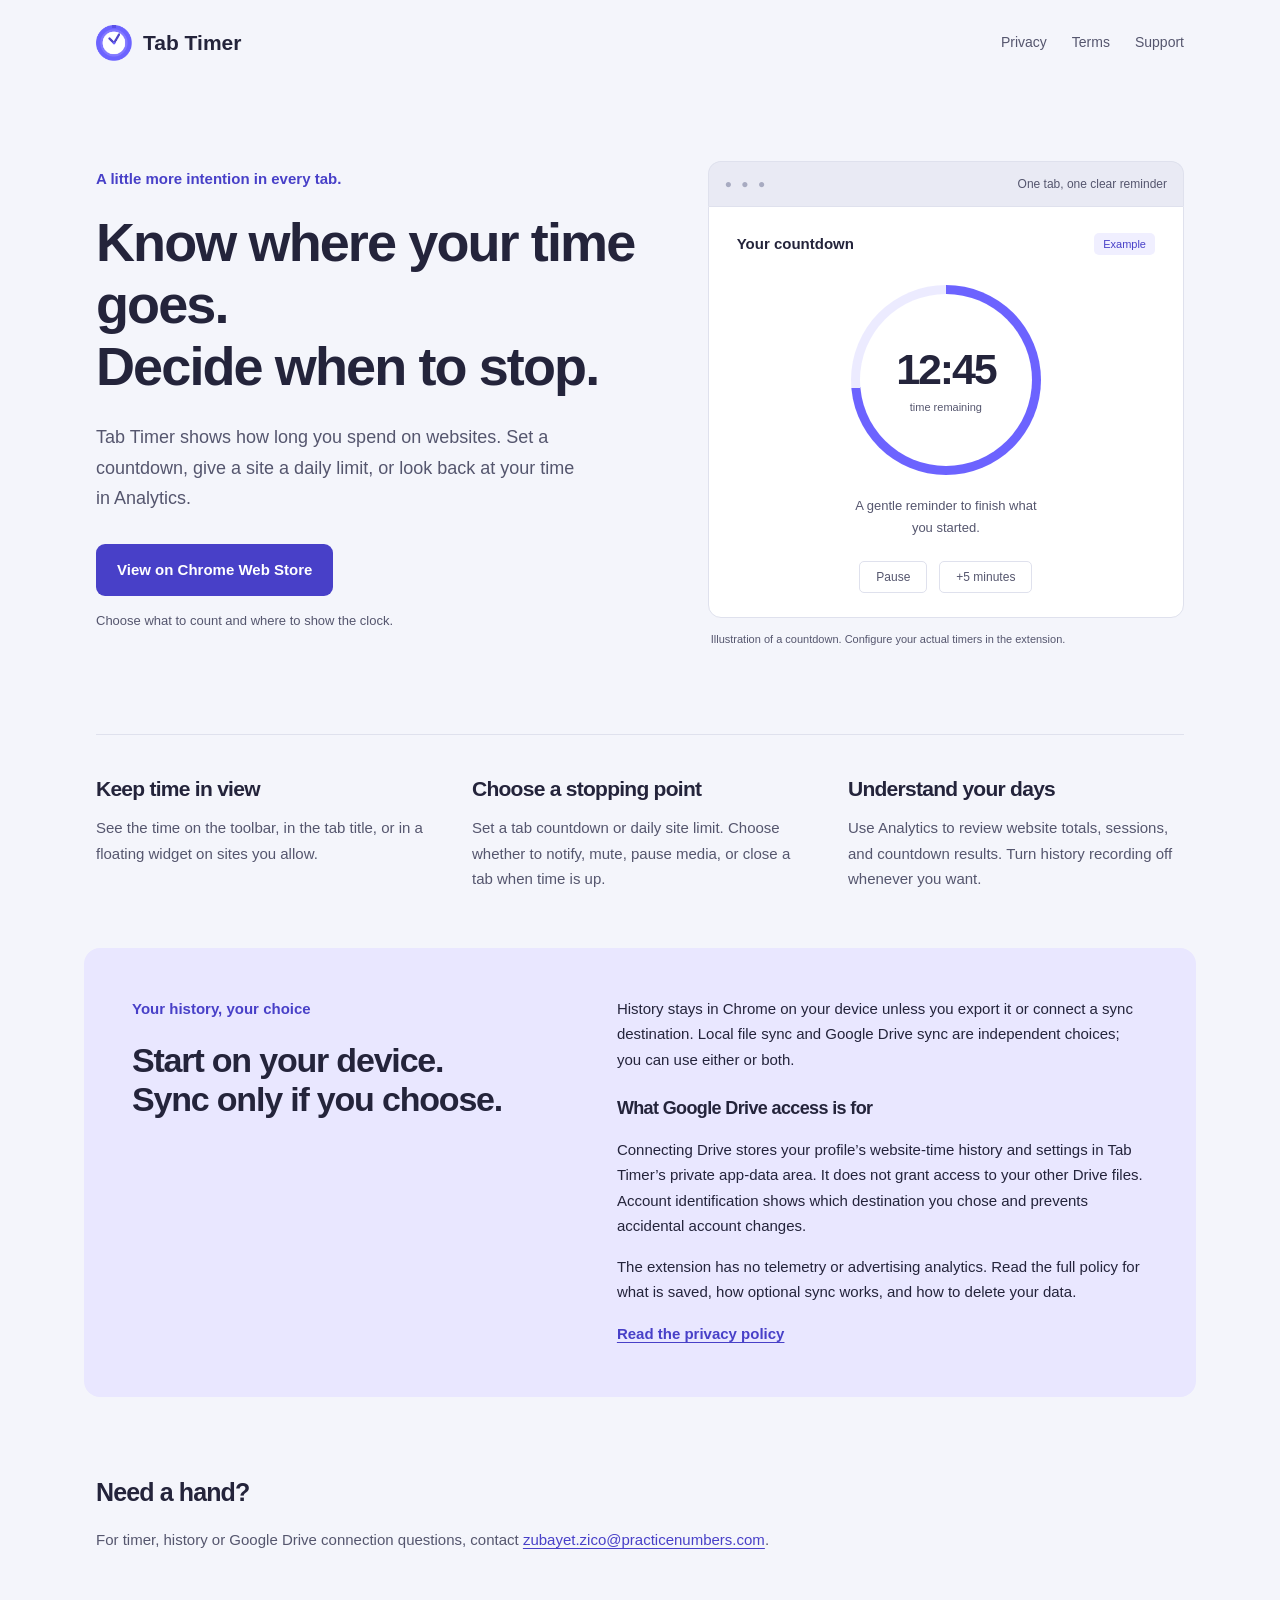
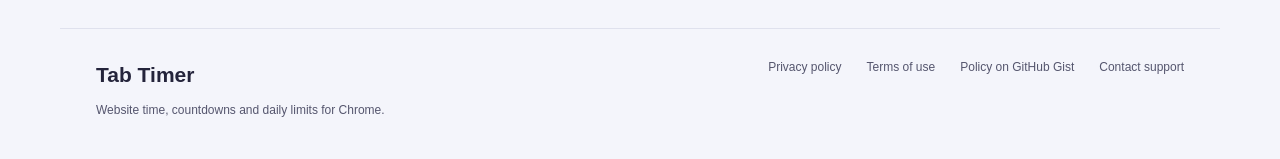
<file: index.html>
<!doctype html>
<html lang="en">
<head>
<meta charset="utf-8">
<meta name="viewport" content="width=device-width, initial-scale=1">
<meta name="description" content="Track website time, set countdowns and daily limits, and choose local or Google Drive history sync with Tab Timer for Chrome.">
<meta name="theme-color" content="#6c63ff">
<meta name="color-scheme" content="light">
<meta name="referrer" content="strict-origin-when-cross-origin">
<meta name="google-site-verification" content="ulnfRz2z2oddDnnNrcmrOxzkdAJrkSF9k3Kf7lblrCI">
<title>Tab Timer — Website time, countdowns and daily limits</title>
<link rel="canonical" href="https://i-see-you.github.io/">
<link rel="icon" href="/icon.png" type="image/png">
<link rel="stylesheet" href="/styles.css">
</head>
<body>
<a class="skip" href="#main">Skip to content</a>
<header class="header wrap">
<a class="brand" href="/"><img src="/icon.png" width="36" height="36" alt="">Tab Timer</a>
<nav aria-label="Main navigation"><a href="/privacy/">Privacy</a><a href="/terms/">Terms</a><a href="mailto:zubayet.zico@practicenumbers.com">Support</a></nav>
</header>
<main id="main" class="wrap">
<section class="hero" aria-labelledby="intro">
<div class="intro"><p class="context">A little more intention in every tab.</p><h1 id="intro">Know where your time goes.<br>Decide when to stop.</h1><p class="lead">Tab Timer shows how long you spend on websites. Set a countdown, give a site a daily limit, or look back at your time in Analytics.</p><a class="button" href="https://chromewebstore.google.com/detail/tab-timer-countdown-auto/jecijahceghcehppgdadndecenoajpkc">View on Chrome Web Store</a><p class="aside">Choose what to count and where to show the clock.</p></div>
<figure class="timer-scene"><div class="browser-bar"><span aria-hidden="true">● ● ●</span><span>One tab, one clear reminder</span></div><div class="example"><div class="example-top"><span class="example-name">Your countdown</span><span class="tag">Example</span></div><div class="dial" aria-hidden="true"><span>12:45<small>time remaining</small></span></div><p>A gentle reminder to finish what you started.</p><div class="example-controls"><span>Pause</span><span>+5 minutes</span></div></div><figcaption>Illustration of a countdown. Configure your actual timers in the extension.</figcaption></figure>
</section>
<section class="features" aria-label="What Tab Timer does"><article><h2>Keep time in view</h2><p>See the time on the toolbar, in the tab title, or in a floating widget on sites you allow.</p></article><article><h2>Choose a stopping point</h2><p>Set a tab countdown or daily site limit. Choose whether to notify, mute, pause media, or close a tab when time is up.</p></article><article><h2>Understand your days</h2><p>Use Analytics to review website totals, sessions, and countdown results. Turn history recording off whenever you want.</p></article></section>
<section class="privacy-section" aria-labelledby="your-history"><div><p class="context">Your history, your choice</p><h2 id="your-history">Start on your device.<br>Sync only if you choose.</h2></div><div><p>History stays in Chrome on your device unless you export it or connect a sync destination. Local file sync and Google Drive sync are independent choices; you can use either or both.</p><h3>What Google Drive access is for</h3><p>Connecting Drive stores your profile’s website-time history and settings in Tab Timer’s private app-data area. It does not grant access to your other Drive files. Account identification shows which destination you chose and prevents accidental account changes.</p><p>The extension has no telemetry or advertising analytics. Read the full policy for what is saved, how optional sync works, and how to delete your data.</p><a class="text-link" href="/privacy/">Read the privacy policy</a></div></section>
<section class="help" aria-labelledby="help-title"><h2 id="help-title">Need a hand?</h2><p>For timer, history or Google Drive connection questions, contact <a href="mailto:zubayet.zico@practicenumbers.com">zubayet.zico@practicenumbers.com</a>.</p></section>
</main>
<footer class="footer wrap"><div><a class="brand" href="/">Tab Timer</a><p>Website time, countdowns and daily limits for Chrome.</p></div><nav aria-label="Footer navigation"><a href="/privacy/">Privacy policy</a><a href="/terms/">Terms of use</a><a href="https://gist.github.com/I-See-You/7605d71bdcecd34c2b8ec895d90399d1">Policy on GitHub Gist</a><a href="mailto:zubayet.zico@practicenumbers.com">Contact support</a></nav></footer>
</body>
</html>
</file>
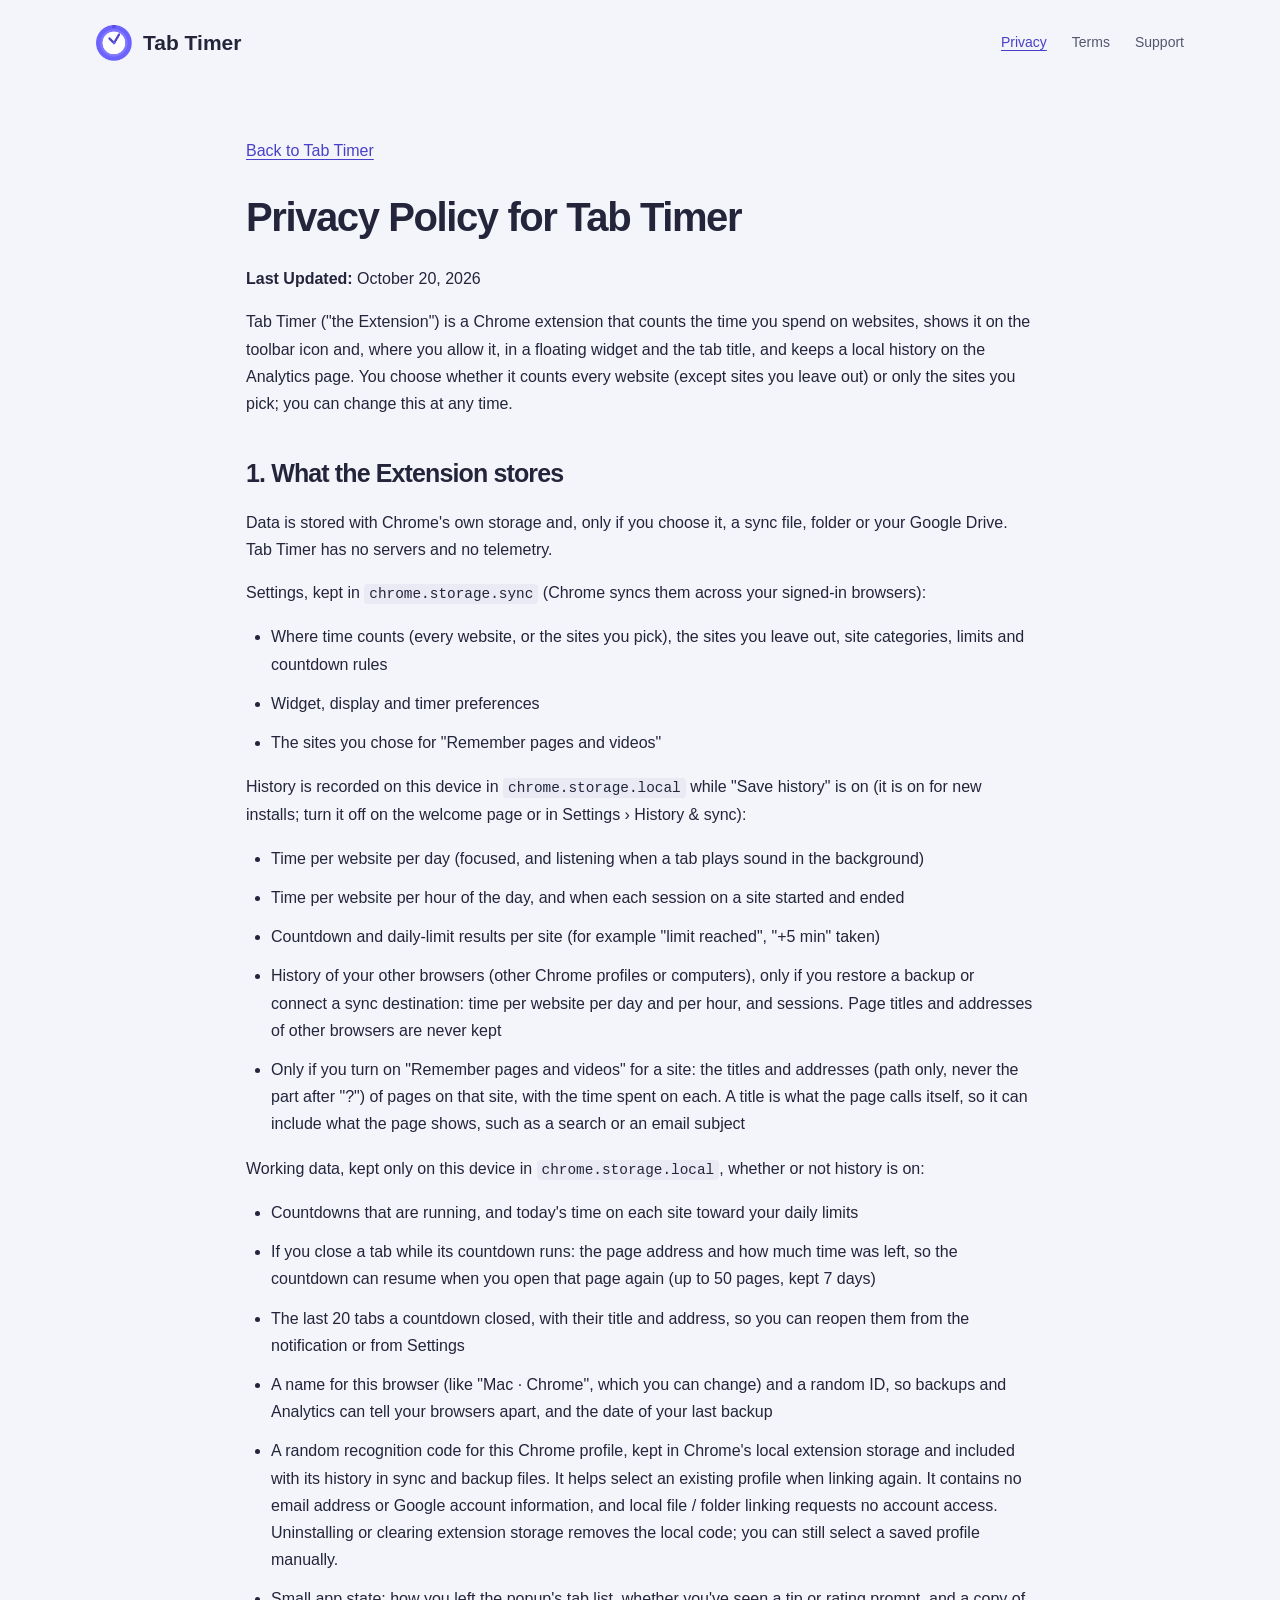
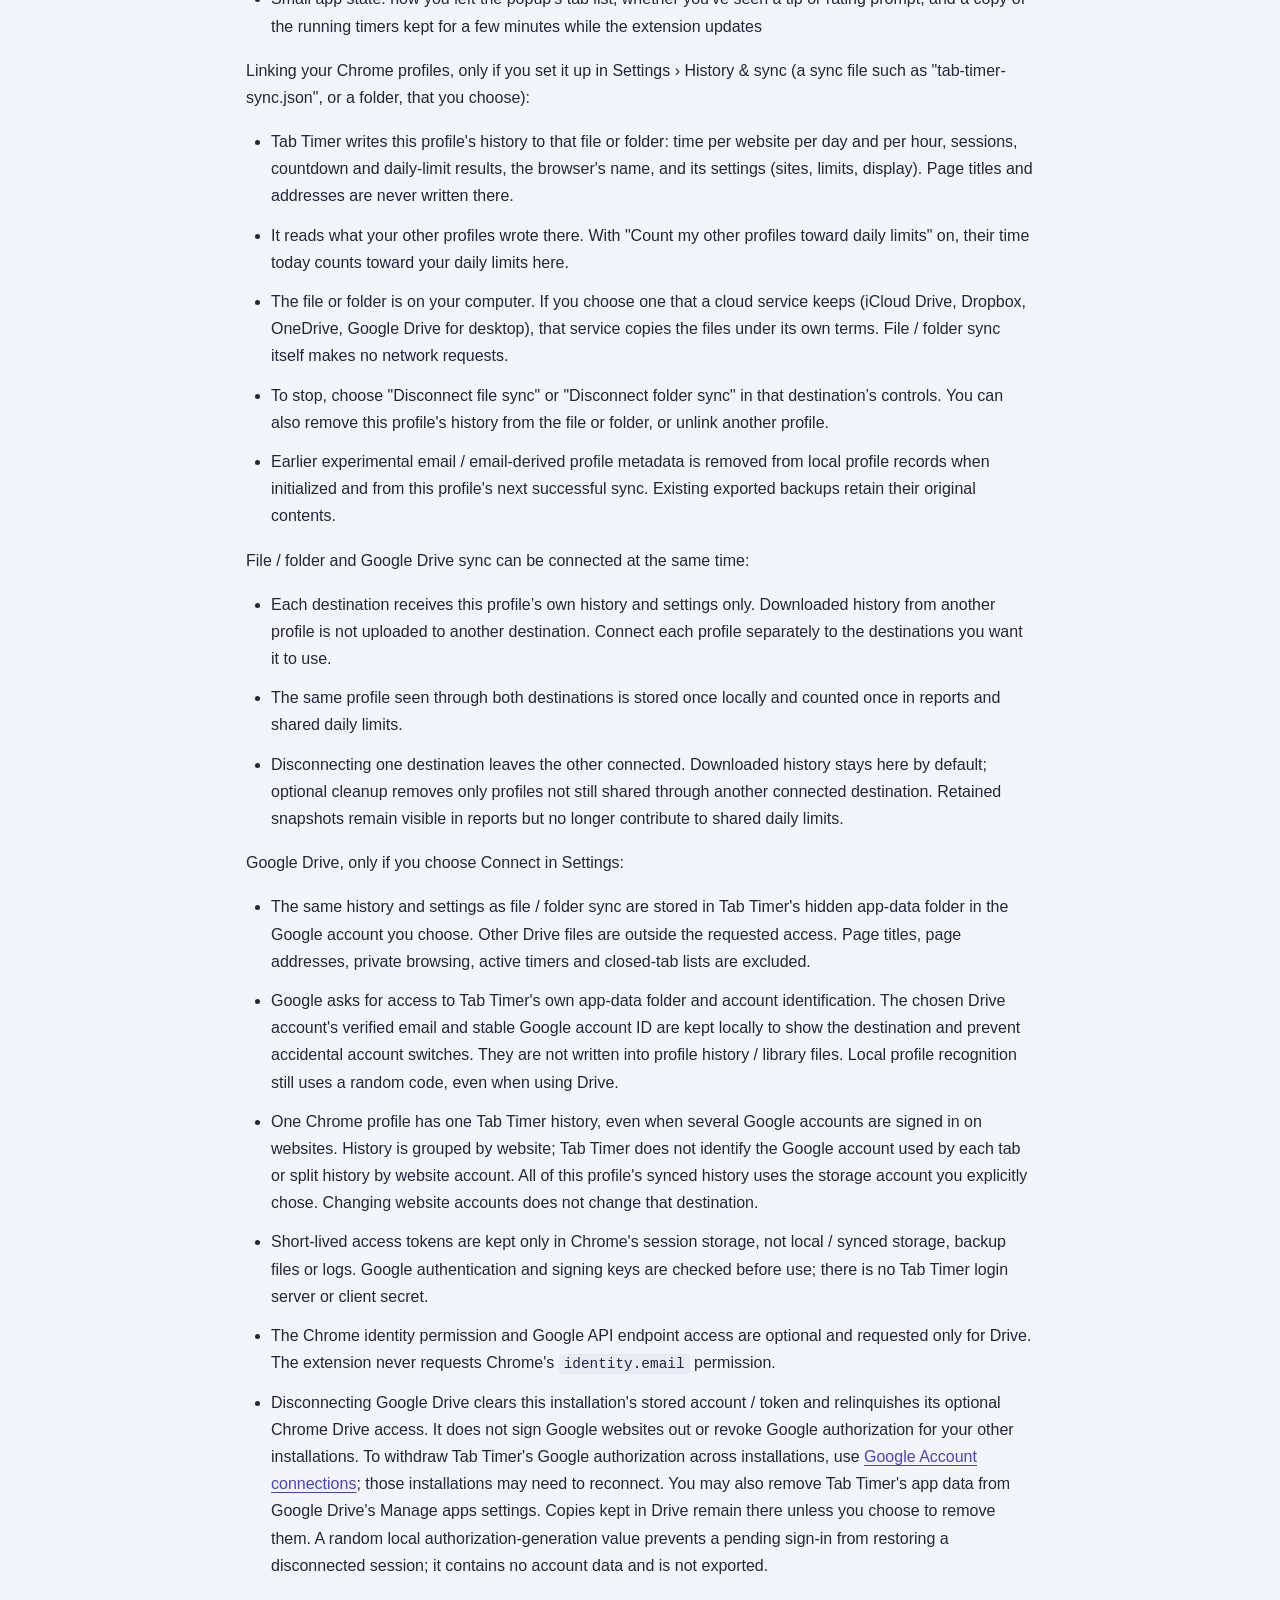
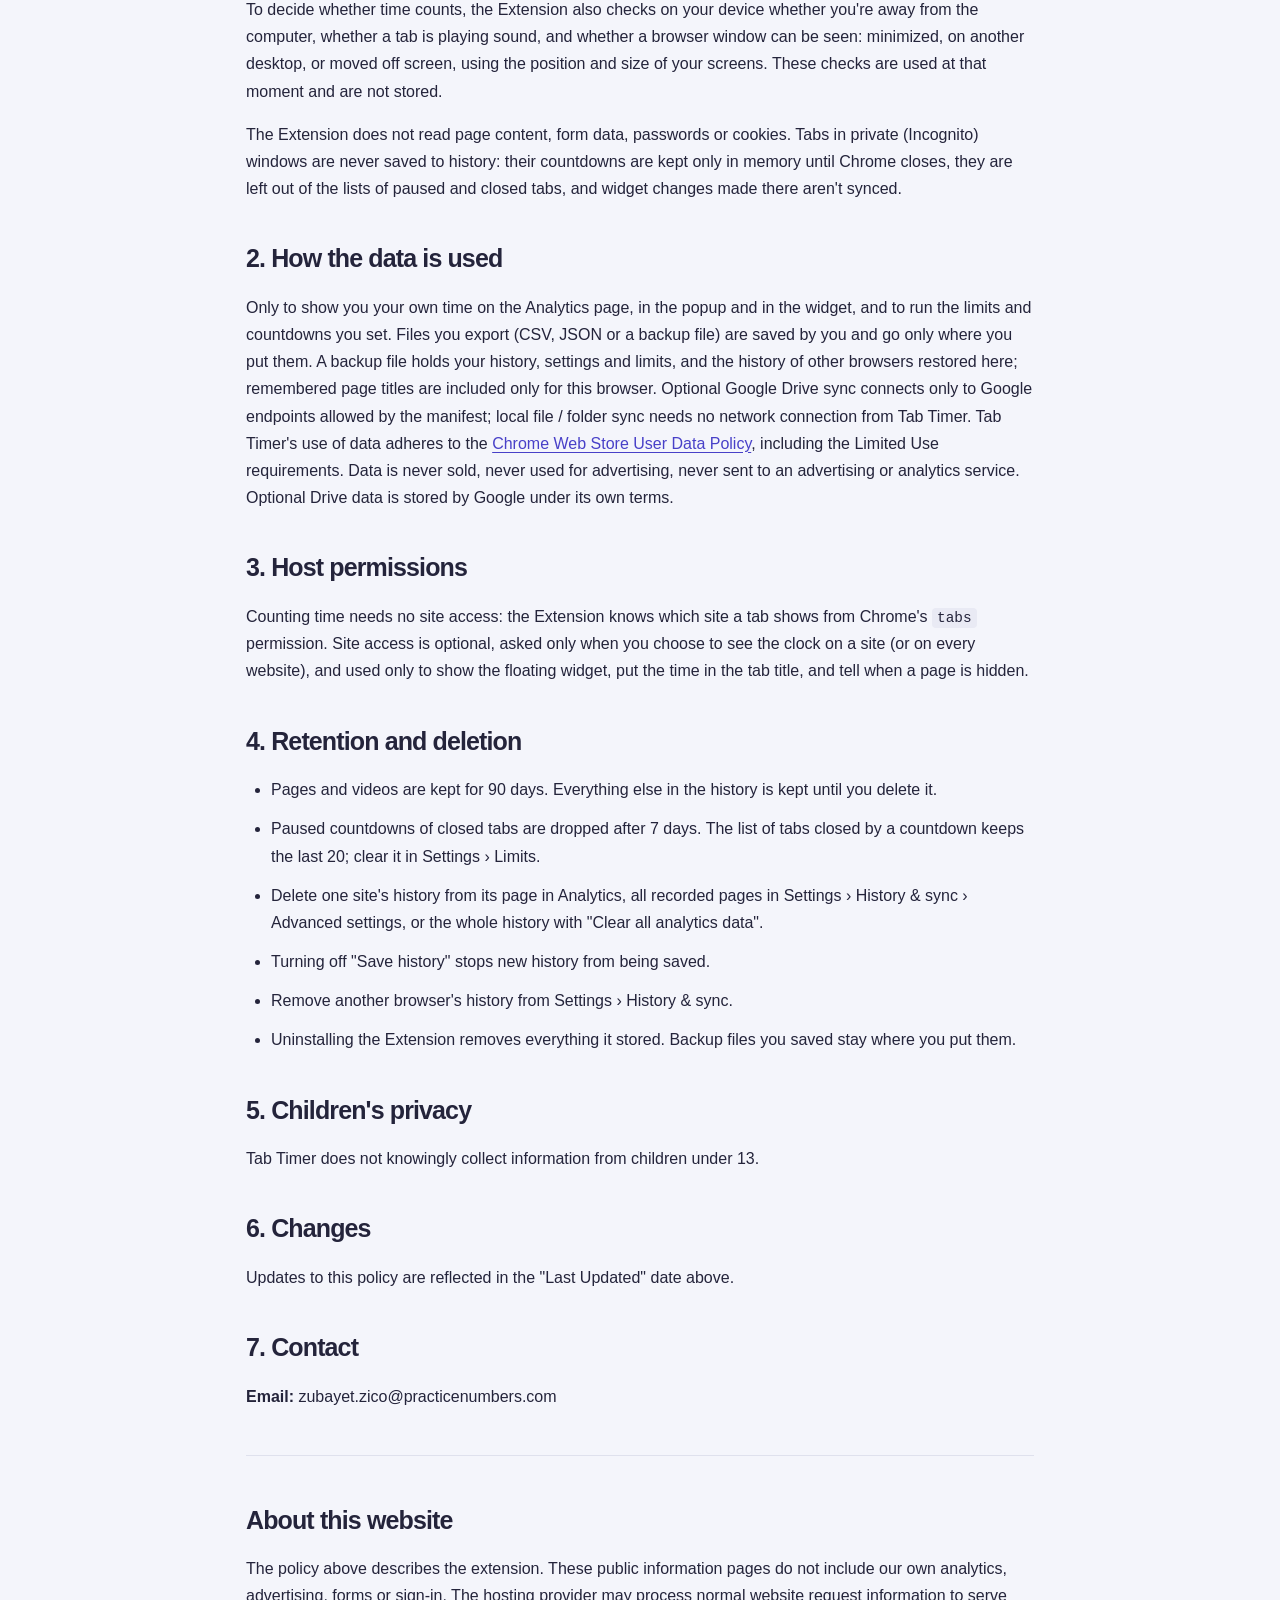
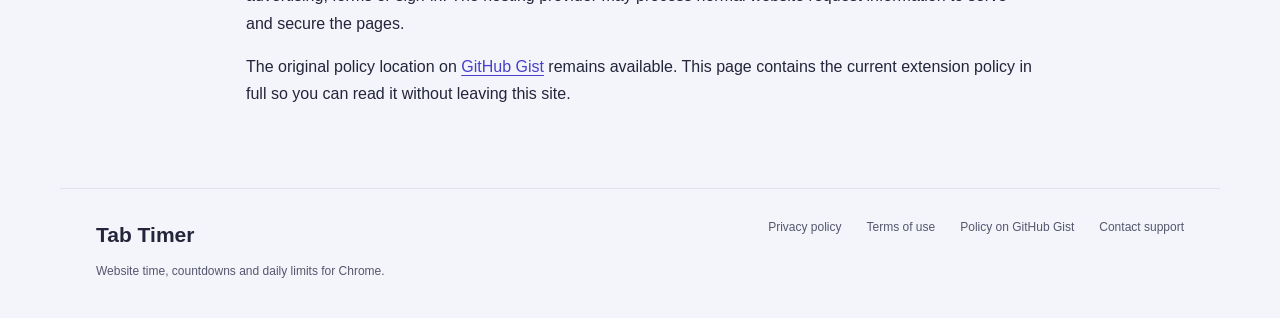
<file: privacy/index.html>
<!doctype html>
<html lang="en">
<head>
<meta charset="utf-8">
<meta name="viewport" content="width=device-width, initial-scale=1">
<meta name="description" content="What Tab Timer stores, why optional Google Drive access is requested, and how to manage and delete your data.">
<meta name="theme-color" content="#6c63ff">
<meta name="color-scheme" content="light">
<meta name="referrer" content="strict-origin-when-cross-origin">

<title>Privacy policy — Tab Timer</title>
<link rel="canonical" href="https://i-see-you.github.io/privacy/">
<link rel="icon" href="/icon.png" type="image/png">
<link rel="stylesheet" href="/styles.css">
</head>
<body>
<a class="skip" href="#main">Skip to content</a>
<header class="header wrap">
<a class="brand" href="/"><img src="/icon.png" width="36" height="36" alt="">Tab Timer</a>
<nav aria-label="Main navigation"><a href="/privacy/" aria-current="page">Privacy</a><a href="/terms/">Terms</a><a href="mailto:zubayet.zico@practicenumbers.com">Support</a></nav>
</header>
<main id="main" class="legal wrap"><p class="back"><a href="/">Back to Tab Timer</a></p><h1>Privacy Policy for Tab Timer</h1>
<p><strong>Last Updated:</strong> October 20, 2026</p>
<p>Tab Timer (&quot;the Extension&quot;) is a Chrome extension that counts the time you spend on websites, shows it on the toolbar icon and, where you allow it, in a floating widget and the tab title, and keeps a local history on the Analytics page. You choose whether it counts every website (except sites you leave out) or only the sites you pick; you can change this at any time.</p>
<h2 id="1-what-the-extension-stores">1. What the Extension stores</h2>
<p>Data is stored with Chrome&#x27;s own storage and, only if you choose it, a sync file, folder or your Google Drive. Tab Timer has no servers and no telemetry.</p>
<p>Settings, kept in <code>chrome.storage.sync</code> (Chrome syncs them across your signed-in browsers):</p>
<ul>
<li>Where time counts (every website, or the sites you pick), the sites you leave out, site categories, limits and countdown rules</li>
<li>Widget, display and timer preferences</li>
<li>The sites you chose for &quot;Remember pages and videos&quot;</li>
</ul>
<p>History is recorded on this device in <code>chrome.storage.local</code> while &quot;Save history&quot; is on (it is on for new installs; turn it off on the welcome page or in Settings › History &amp; sync):</p>
<ul>
<li>Time per website per day (focused, and listening when a tab plays sound in the background)</li>
<li>Time per website per hour of the day, and when each session on a site started and ended</li>
<li>Countdown and daily-limit results per site (for example &quot;limit reached&quot;, &quot;+5 min&quot; taken)</li>
<li>History of your other browsers (other Chrome profiles or computers), only if you restore a backup or connect a sync destination: time per website per day and per hour, and sessions. Page titles and addresses of other browsers are never kept</li>
<li>Only if you turn on &quot;Remember pages and videos&quot; for a site: the titles and addresses (path only, never the part after &quot;?&quot;) of pages on that site, with the time spent on each. A title is what the page calls itself, so it can include what the page shows, such as a search or an email subject</li>
</ul>
<p>Working data, kept only on this device in <code>chrome.storage.local</code>, whether or not history is on:</p>
<ul>
<li>Countdowns that are running, and today&#x27;s time on each site toward your daily limits</li>
<li>If you close a tab while its countdown runs: the page address and how much time was left, so the countdown can resume when you open that page again (up to 50 pages, kept 7 days)</li>
<li>The last 20 tabs a countdown closed, with their title and address, so you can reopen them from the notification or from Settings</li>
<li>A name for this browser (like &quot;Mac · Chrome&quot;, which you can change) and a random ID, so backups and Analytics can tell your browsers apart, and the date of your last backup</li>
<li>A random recognition code for this Chrome profile, kept in Chrome&#x27;s local extension storage and included with its history in sync and backup files. It helps select an existing profile when linking again. It contains no email address or Google account information, and local file / folder linking requests no account access. Uninstalling or clearing extension storage removes the local code; you can still select a saved profile manually.</li>
<li>Small app state: how you left the popup&#x27;s tab list, whether you&#x27;ve seen a tip or rating prompt, and a copy of the running timers kept for a few minutes while the extension updates</li>
</ul>
<p>Linking your Chrome profiles, only if you set it up in Settings › History &amp; sync (a sync file such as &quot;tab-timer-sync.json&quot;, or a folder, that you choose):</p>
<ul>
<li>Tab Timer writes this profile&#x27;s history to that file or folder: time per website per day and per hour, sessions, countdown and daily-limit results, the browser&#x27;s name, and its settings (sites, limits, display). Page titles and addresses are never written there.</li>
<li>It reads what your other profiles wrote there. With &quot;Count my other profiles toward daily limits&quot; on, their time today counts toward your daily limits here.</li>
<li>The file or folder is on your computer. If you choose one that a cloud service keeps (iCloud Drive, Dropbox, OneDrive, Google Drive for desktop), that service copies the files under its own terms. File / folder sync itself makes no network requests.</li>
<li>To stop, choose &quot;Disconnect file sync&quot; or &quot;Disconnect folder sync&quot; in that destination’s controls. You can also remove this profile&#x27;s history from the file or folder, or unlink another profile.</li>
<li>Earlier experimental email / email-derived profile metadata is removed from local profile records when initialized and from this profile&#x27;s next successful sync. Existing exported backups retain their original contents.</li>
</ul>
<p>File / folder and Google Drive sync can be connected at the same time:</p>
<ul>
<li>Each destination receives this profile’s own history and settings only. Downloaded history from another profile is not uploaded to another destination. Connect each profile separately to the destinations you want it to use.</li>
<li>The same profile seen through both destinations is stored once locally and counted once in reports and shared daily limits.</li>
<li>Disconnecting one destination leaves the other connected. Downloaded history stays here by default; optional cleanup removes only profiles not still shared through another connected destination. Retained snapshots remain visible in reports but no longer contribute to shared daily limits.</li>
</ul>
<p>Google Drive, only if you choose Connect in Settings:</p>
<ul>
<li>The same history and settings as file / folder sync are stored in Tab Timer&#x27;s hidden app-data folder in the Google account you choose. Other Drive files are outside the requested access. Page titles, page addresses, private browsing, active timers and closed-tab lists are excluded.</li>
<li>Google asks for access to Tab Timer&#x27;s own app-data folder and account identification. The chosen Drive account&#x27;s verified email and stable Google account ID are kept locally to show the destination and prevent accidental account switches. They are not written into profile history / library files. Local profile recognition still uses a random code, even when using Drive.</li>
<li>One Chrome profile has one Tab Timer history, even when several Google accounts are signed in on websites. History is grouped by website; Tab Timer does not identify the Google account used by each tab or split history by website account. All of this profile&#x27;s synced history uses the storage account you explicitly chose. Changing website accounts does not change that destination.</li>
<li>Short-lived access tokens are kept only in Chrome&#x27;s session storage, not local / synced storage, backup files or logs. Google authentication and signing keys are checked before use; there is no Tab Timer login server or client secret.</li>
<li>The Chrome identity permission and Google API endpoint access are optional and requested only for Drive. The extension never requests Chrome&#x27;s <code>identity.email</code> permission.</li>
<li>Disconnecting Google Drive clears this installation&#x27;s stored account / token and relinquishes its optional Chrome Drive access. It does not sign Google websites out or revoke Google authorization for your other installations. To withdraw Tab Timer&#x27;s Google authorization across installations, use <a href="https://myaccount.google.com/connections">Google Account connections</a>; those installations may need to reconnect. You may also remove Tab Timer&#x27;s app data from Google Drive&#x27;s Manage apps settings. Copies kept in Drive remain there unless you choose to remove them. A random local authorization-generation value prevents a pending sign-in from restoring a disconnected session; it contains no account data and is not exported.</li>
</ul>
<p>To decide whether time counts, the Extension also checks on your device whether you&#x27;re away from the computer, whether a tab is playing sound, and whether a browser window can be seen: minimized, on another desktop, or moved off screen, using the position and size of your screens. These checks are used at that moment and are not stored.</p>
<p>The Extension does not read page content, form data, passwords or cookies. Tabs in private (Incognito) windows are never saved to history: their countdowns are kept only in memory until Chrome closes, they are left out of the lists of paused and closed tabs, and widget changes made there aren&#x27;t synced.</p>
<h2 id="2-how-the-data-is-used">2. How the data is used</h2>
<p>Only to show you your own time on the Analytics page, in the popup and in the widget, and to run the limits and countdowns you set. Files you export (CSV, JSON or a backup file) are saved by you and go only where you put them. A backup file holds your history, settings and limits, and the history of other browsers restored here; remembered page titles are included only for this browser. Optional Google Drive sync connects only to Google endpoints allowed by the manifest; local file / folder sync needs no network connection from Tab Timer. Tab Timer&#x27;s use of data adheres to the <a href="https://developer.chrome.com/docs/webstore/program-policies/user-data-faq">Chrome Web Store User Data Policy</a>, including the Limited Use requirements. Data is never sold, never used for advertising, never sent to an advertising or analytics service. Optional Drive data is stored by Google under its own terms.</p>
<h2 id="3-host-permissions">3. Host permissions</h2>
<p>Counting time needs no site access: the Extension knows which site a tab shows from Chrome&#x27;s <code>tabs</code> permission. Site access is optional, asked only when you choose to see the clock on a site (or on every website), and used only to show the floating widget, put the time in the tab title, and tell when a page is hidden.</p>
<h2 id="4-retention-and-deletion">4. Retention and deletion</h2>
<ul>
<li>Pages and videos are kept for 90 days. Everything else in the history is kept until you delete it.</li>
<li>Paused countdowns of closed tabs are dropped after 7 days. The list of tabs closed by a countdown keeps the last 20; clear it in Settings › Limits.</li>
<li>Delete one site&#x27;s history from its page in Analytics, all recorded pages in Settings › History &amp; sync › Advanced settings, or the whole history with &quot;Clear all analytics data&quot;.</li>
<li>Turning off &quot;Save history&quot; stops new history from being saved.</li>
<li>Remove another browser&#x27;s history from Settings › History &amp; sync.</li>
<li>Uninstalling the Extension removes everything it stored. Backup files you saved stay where you put them.</li>
</ul>
<h2 id="5-children-s-privacy">5. Children&#x27;s privacy</h2>
<p>Tab Timer does not knowingly collect information from children under 13.</p>
<h2 id="6-changes">6. Changes</h2>
<p>Updates to this policy are reflected in the &quot;Last Updated&quot; date above.</p>
<h2 id="7-contact">7. Contact</h2>
<p><strong>Email:</strong> zubayet.zico@practicenumbers.com</p><aside class="policy-note"><h2>About this website</h2><p>The policy above describes the extension. These public information pages do not include our own analytics, advertising, forms or sign-in. The hosting provider may process normal website request information to serve and secure the pages.</p><p>The original policy location on <a href="https://gist.github.com/I-See-You/7605d71bdcecd34c2b8ec895d90399d1">GitHub Gist</a> remains available. This page contains the current extension policy in full so you can read it without leaving this site.</p></aside></main>
<footer class="footer wrap"><div><a class="brand" href="/">Tab Timer</a><p>Website time, countdowns and daily limits for Chrome.</p></div><nav aria-label="Footer navigation"><a href="/privacy/">Privacy policy</a><a href="/terms/">Terms of use</a><a href="https://gist.github.com/I-See-You/7605d71bdcecd34c2b8ec895d90399d1">Policy on GitHub Gist</a><a href="mailto:zubayet.zico@practicenumbers.com">Contact support</a></nav></footer>
</body>
</html>
</file>
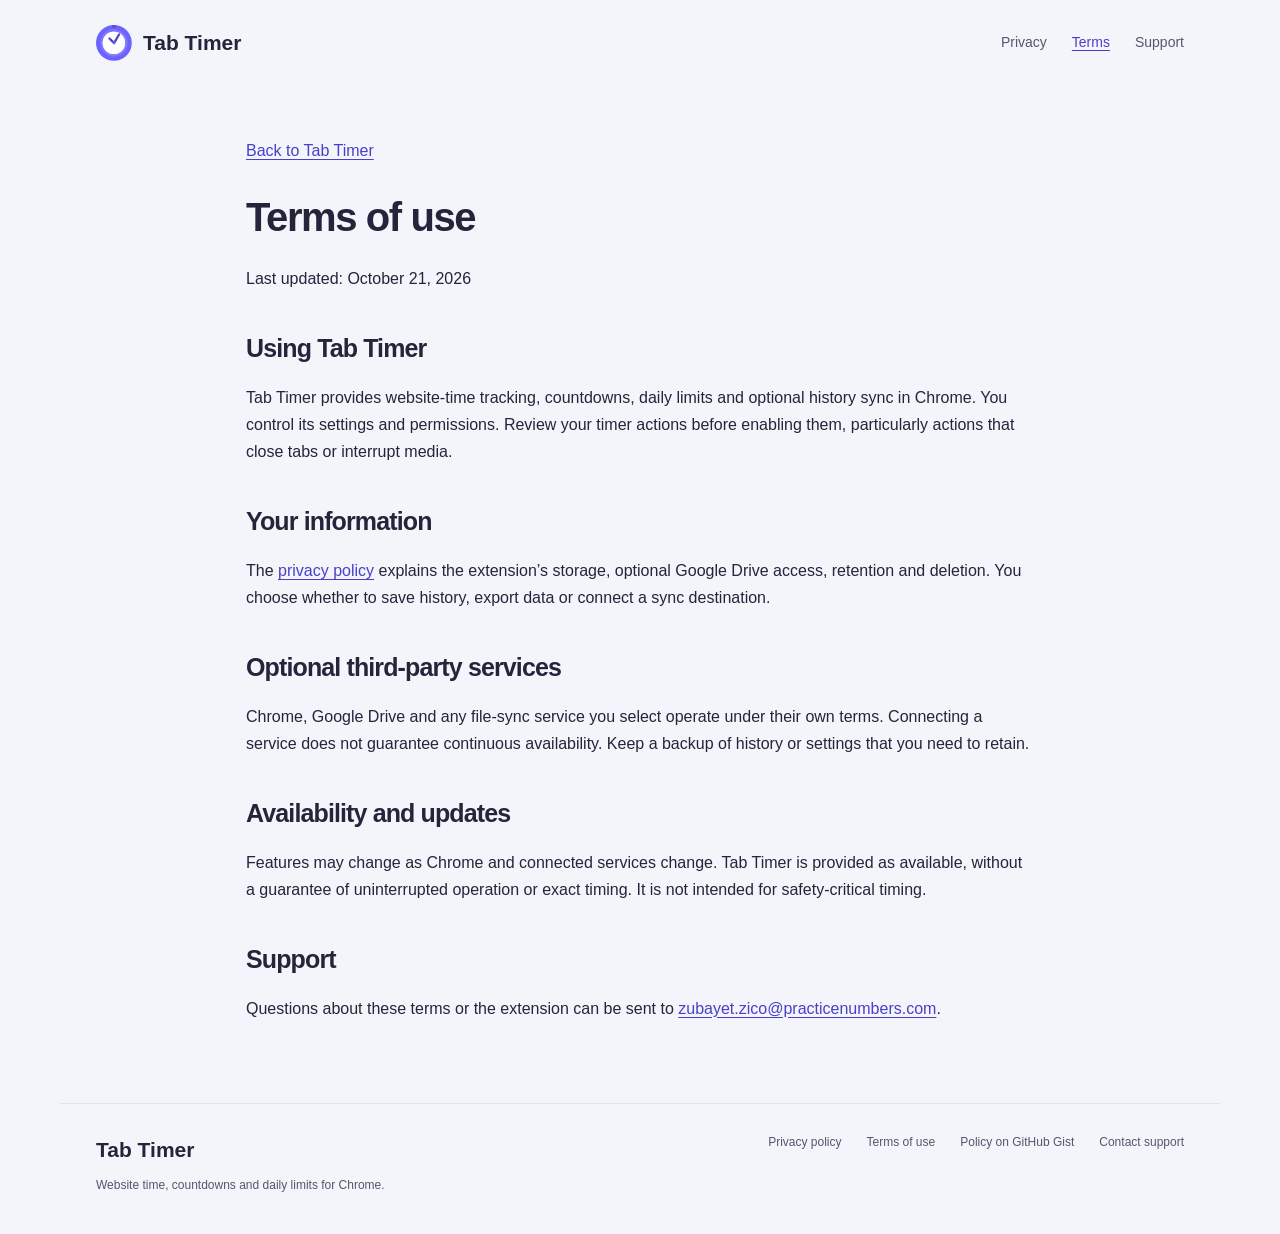
<file: terms/index.html>
<!doctype html>
<html lang="en">
<head>
<meta charset="utf-8">
<meta name="viewport" content="width=device-width, initial-scale=1">
<meta name="description" content="Terms for using the Tab Timer Chrome extension and its optional sync features.">
<meta name="theme-color" content="#6c63ff">
<meta name="color-scheme" content="light">
<meta name="referrer" content="strict-origin-when-cross-origin">

<title>Terms of use — Tab Timer</title>
<link rel="canonical" href="https://i-see-you.github.io/terms/">
<link rel="icon" href="/icon.png" type="image/png">
<link rel="stylesheet" href="/styles.css">
</head>
<body>
<a class="skip" href="#main">Skip to content</a>
<header class="header wrap">
<a class="brand" href="/"><img src="/icon.png" width="36" height="36" alt="">Tab Timer</a>
<nav aria-label="Main navigation"><a href="/privacy/">Privacy</a><a href="/terms/" aria-current="page">Terms</a><a href="mailto:zubayet.zico@practicenumbers.com">Support</a></nav>
</header>
<main id="main" class="legal wrap"><p class="back"><a href="/">Back to Tab Timer</a></p><h1>Terms of use</h1><p>Last updated: October 21, 2026</p>
<h2>Using Tab Timer</h2><p>Tab Timer provides website-time tracking, countdowns, daily limits and optional history sync in Chrome. You control its settings and permissions. Review your timer actions before enabling them, particularly actions that close tabs or interrupt media.</p>
<h2>Your information</h2><p>The <a href="/privacy/">privacy policy</a> explains the extension’s storage, optional Google Drive access, retention and deletion. You choose whether to save history, export data or connect a sync destination.</p>
<h2>Optional third-party services</h2><p>Chrome, Google Drive and any file-sync service you select operate under their own terms. Connecting a service does not guarantee continuous availability. Keep a backup of history or settings that you need to retain.</p>
<h2>Availability and updates</h2><p>Features may change as Chrome and connected services change. Tab Timer is provided as available, without a guarantee of uninterrupted operation or exact timing. It is not intended for safety-critical timing.</p>
<h2>Support</h2><p>Questions about these terms or the extension can be sent to <a href="mailto:zubayet.zico@practicenumbers.com">zubayet.zico@practicenumbers.com</a>.</p></main>
<footer class="footer wrap"><div><a class="brand" href="/">Tab Timer</a><p>Website time, countdowns and daily limits for Chrome.</p></div><nav aria-label="Footer navigation"><a href="/privacy/">Privacy policy</a><a href="/terms/">Terms of use</a><a href="https://gist.github.com/I-See-You/7605d71bdcecd34c2b8ec895d90399d1">Policy on GitHub Gist</a><a href="mailto:zubayet.zico@practicenumbers.com">Contact support</a></nav></footer>
</body>
</html>
</file>
<file: styles.css>
:root { --paper: #f4f5fb; --ink: #24243b; --muted: #55566e; --violet: #6c63ff; --deep: #4840c8; --line: #dfe1ed; font: 17px/1.7 -apple-system, BlinkMacSystemFont, 'Segoe UI', sans-serif; color: var(--ink); background: var(--paper); }
* { box-sizing: border-box; }
body { margin: 0; }
a { color: var(--deep); text-underline-offset: .2em; }
a:hover { text-decoration-thickness: 2px; }
a:focus-visible { outline: 3px solid var(--deep); outline-offset: 5px; border-radius: 3px; }
.wrap { max-width: 1160px; padding-inline: 36px; margin-inline: auto; }
.skip { position: absolute; top: -80px; left: 12px; z-index: 10; background: white; padding: 12px; }
.skip:focus { top: 12px; }
.header { display: flex; align-items: center; justify-content: space-between; gap: 24px; padding-block: 25px; }
.brand { display: inline-flex; align-items: center; gap: 11px; color: var(--ink); font-size: 21px; font-weight: 750; text-decoration: none; }
.brand img { border-radius: 9px; }
nav { display: flex; flex-wrap: wrap; gap: 25px; align-items: center; }
nav a { color: var(--muted); font-size: 14px; text-decoration: none; }
nav a[aria-current] { color: var(--deep); text-decoration: underline; }
.hero { display: grid; grid-template-columns: 1.15fr 1fr; gap: 64px; align-items: center; padding-block: 75px 85px; }
.context { color: var(--deep); font-size: 15px; font-weight: 600; margin: 0 0 20px; }
h1, h2, h3 { line-height: 1.15; letter-spacing: -.035em; }
h1 { font-size: clamp(38px, 4.3vw, 54px); font-weight: 750; margin: 0 0 25px; }
.lead { max-width: 49ch; color: var(--muted); font-size: 18px; margin: 0 0 30px; }
.button { display: inline-flex; justify-content: center; text-decoration: none; padding: 13px 21px; color: white; background: var(--deep); border-radius: 9px; font-weight: 650; font-size: 15px; }
.button:hover { background: #3730a3; }
.aside { font-size: 13px; color: var(--muted); margin-top: 14px; }
.timer-scene { margin: 0; align-self: center; }
.browser-bar { display: flex; justify-content: space-between; gap: 10px; border: 1px solid var(--line); border-bottom: 0; border-radius: 13px 13px 0 0; padding: 12px 16px; background: #e9eaf4; color: var(--muted); font-size: 12px; }
.browser-bar span:first-child { letter-spacing: 3px; color: #a8abc1; }
.example { padding: 24px 28px; background: white; border: 1px solid var(--line); border-radius: 0 0 13px 13px; }
.example-top { display: flex; justify-content: space-between; gap: 12px; align-items: center; }
.example-name { font-size: 15px; font-weight: 650; }
.tag { background: #f0efff; padding: 2px 9px; color: var(--deep); border-radius: 5px; font-size: 11px; }
.dial { display: grid; place-items: center; margin: 28px auto 20px; width: 190px; height: 190px; border-radius: 50%; background: conic-gradient(var(--violet) 0deg 265deg, #ecebff 265deg 360deg); position: relative; }
.dial::before { content: ''; position: absolute; inset: 9px; background: white; border-radius: 50%; }
.dial span { z-index: 1; font-size: 43px; font-weight: 650; line-height: 1.1; font-variant-numeric: tabular-nums; text-align: center; letter-spacing: -.05em; }
.dial small { display: block; font-size: 11px; color: var(--muted); font-weight: 400; margin-top: 8px; letter-spacing: 0; }
.example p { text-align: center; font-size: 13px; color: var(--muted); margin: 0 auto 22px; max-width: 28ch; }
.example-controls { display: flex; justify-content: center; gap: 12px; font-size: 12px; }
.example-controls span { border: 1px solid var(--line); padding: 5px 16px; border-radius: 5px; color: var(--muted); }
figcaption { margin: 12px 3px 0; font-size: 11px; color: var(--muted); }
.features { display: grid; grid-template-columns: repeat(3, 1fr); gap: 40px; padding-block: 42px 56px; border-top: 1px solid var(--line); }
.features h2 { font-size: 21px; margin: 0 0 14px; }
.features p { font-size: 15px; color: var(--muted); margin: 0; }
.privacy-section { display: grid; grid-template-columns: 1fr 1.25fr; gap: 60px; padding: 48px; margin: 0 -12px; border-radius: 16px; background: #e9e7ff; }
.privacy-section h2 { font-size: 34px; margin: 0; }
.privacy-section h3 { font-size: 18px; margin-top: 26px; }
.privacy-section p { font-size: 15px; margin-top: 0; }
.text-link { font-weight: 650; font-size: 15px; }
.help { padding-block: 60px; }
.help h2 { font-size: 25px; }
.help p { font-size: 15px; color: var(--muted); overflow-wrap: anywhere; }
.footer { display: flex; align-items: flex-start; justify-content: space-between; gap: 30px; padding-block: 28px 38px; border-top: 1px solid var(--line); }
.footer p { font-size: 12px; color: var(--muted); margin: 8px 0 0; }
.footer nav { max-width: 440px; gap: 12px 25px; justify-content: flex-end; }
.footer nav a { font-size: 12px; }
.legal { max-width: 860px; padding-block: 35px 65px; }
.legal h1 { font-size: 40px; margin-top: 30px; }
.legal h2 { font-size: 25px; margin-top: 42px; scroll-margin-top: 20px; }
.legal p, .legal li { font-size: 16px; }
.legal li { margin-block: 12px; }
.legal p, .legal li, .legal a, code { overflow-wrap: anywhere; }
.legal ul { padding-left: 25px; }
.back { font-size: 14px; }
code { font-size: .9em; background: #e9eaf4; border-radius: 4px; padding: 2px 5px; }
.policy-note { margin-top: 45px; border-top: 1px solid var(--line); padding-top: 8px; }
@media (max-width: 850px) { .hero { gap: 30px; } .wrap { padding-inline: 26px; } h1 { font-size: 40px; } .privacy-section { padding: 32px; gap: 30px; } .privacy-section h2 { font-size: 29px; } .features { gap: 25px; } }
@media (max-width: 640px) { .wrap { padding-inline: 22px; } .header { padding-block: 20px; gap: 20px; flex-wrap: wrap; } nav { gap: 20px; } .hero { grid-template-columns: 1fr; padding-block: 35px 45px; gap: 28px; } h1 { font-size: 40px; } .lead { font-size: 17px; } .timer-scene { max-width: 420px; width: 100%; } .features { grid-template-columns: 1fr; gap: 28px; padding-block: 32px; } .privacy-section { grid-template-columns: 1fr; margin: 0; padding: 25px; gap: 26px; } .help { padding-block: 35px; } .footer { flex-direction: column; } .footer nav { justify-content: flex-start; } .legal h1 { font-size: 33px; } .legal h2 { font-size: 23px; } .legal p, .legal li { font-size: 15px; } .button { max-width: 100%; } }
@media (prefers-reduced-motion: reduce) { *, *::before, *::after { scroll-behavior: auto !important; } }
</file>
